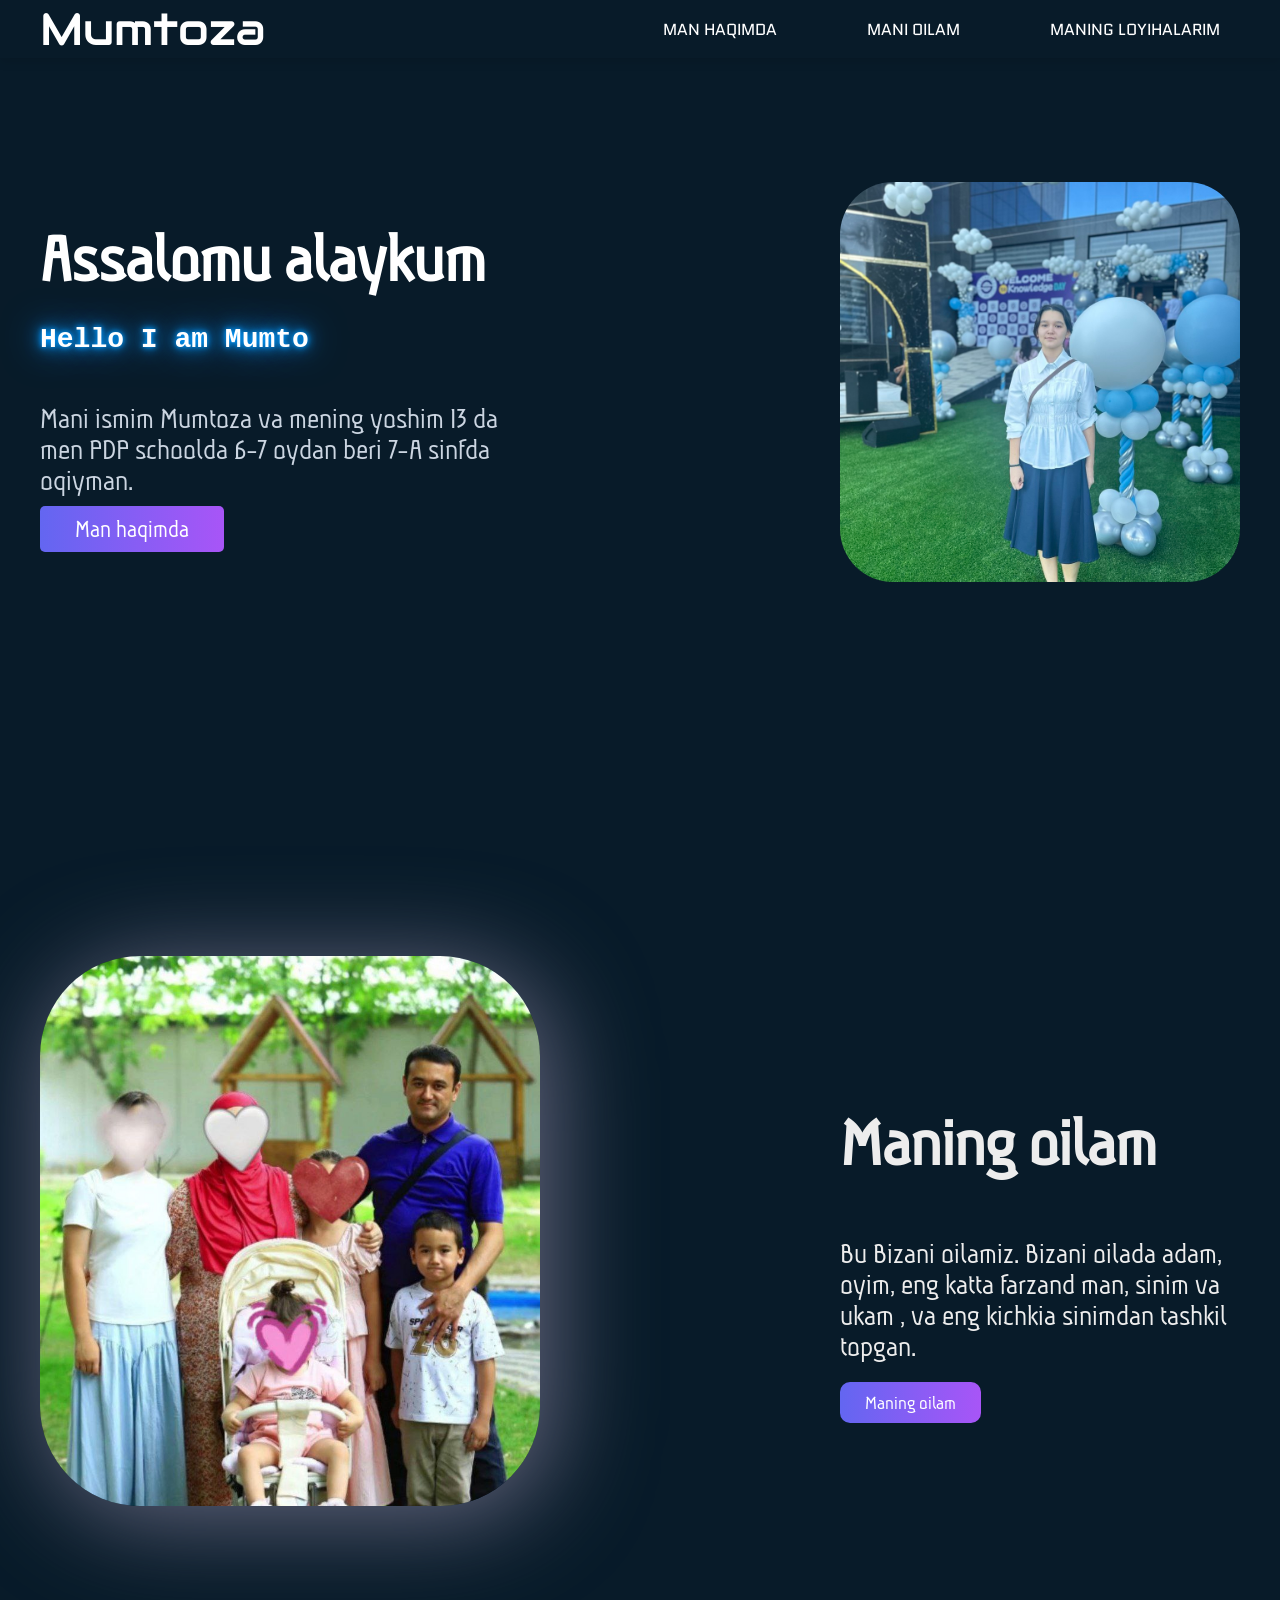
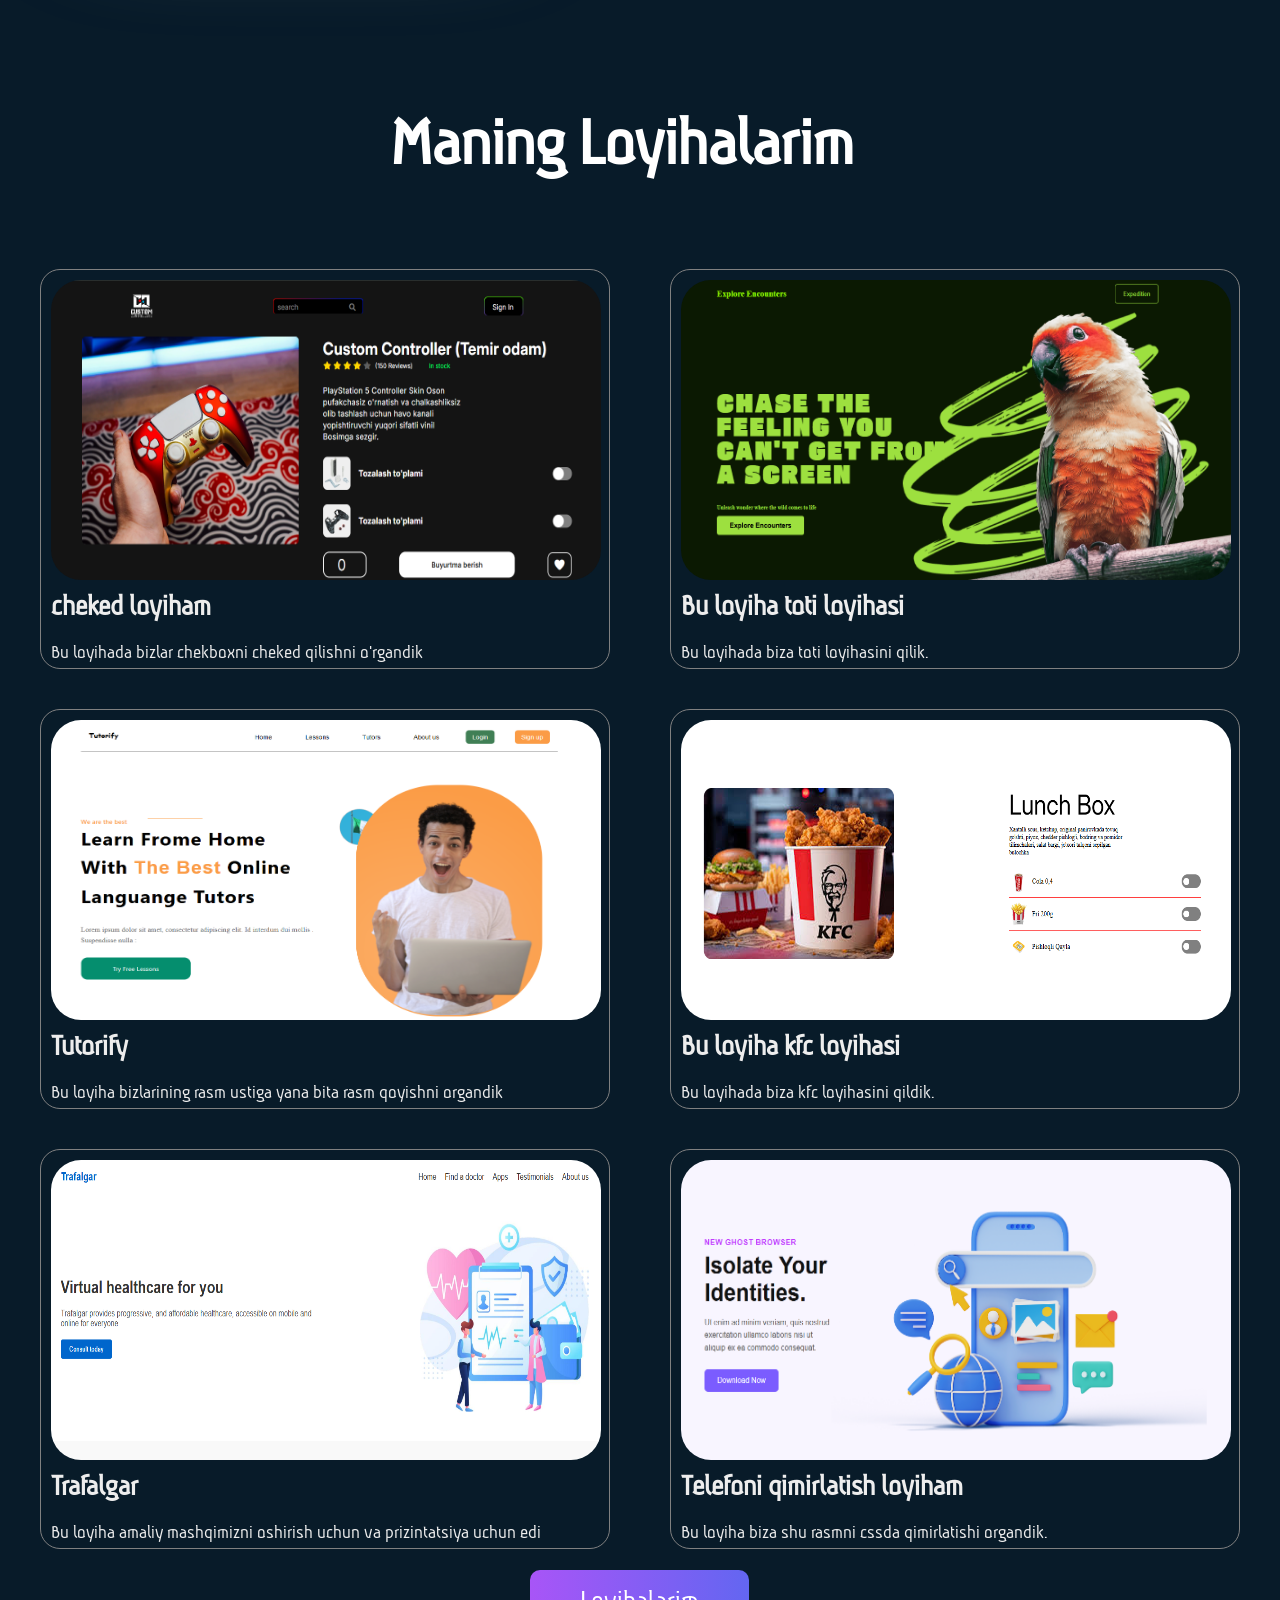
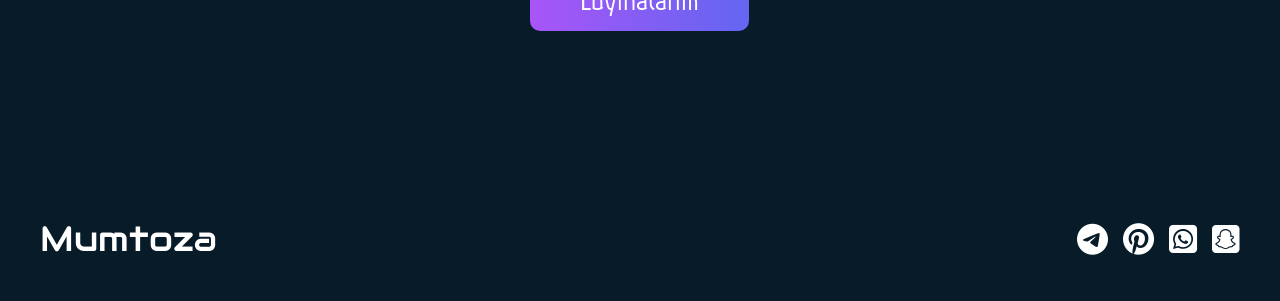
<file: index.html>
<!DOCTYPE html>
<html lang="en">
<head>
  <meta charset="UTF-8">
  <meta name="viewport" content="width=device-width, initial-scale=1.0">
  <title>My portfolio</title>

  <link rel="preconnect" href="https://fonts.googleapis.com">
  <link rel="preconnect" href="https://fonts.gstatic.com" crossorigin>

  <link href="https://fonts.googleapis.com/css2?family=Amarante&family=Aubrey&family=Audiowide&family=Quantico:ital,wght@0,400;0,700;1,400;1,700&display=swap" rel="stylesheet">

  <link rel="stylesheet" href="https://cdnjs.cloudflare.com/ajax/libs/font-awesome/6.7.2/css/all.min.css">

  <link href="https://unpkg.com/aos@2.3.4/dist/aos.css" rel="stylesheet">

  <link rel="stylesheet" href="./style.css">
</head>

<body>

  <div id="loader">
  <h2>Loading...</h2>
</div>

<main>

<section class="hero">

<header class="header">
<div class="container">

<div class="header-box">

<a class='logo' href='/' data-aos="fade-right">Mumtoza</a>

<nav class="navbar">
<ul class="navbar-list" data-aos="fade-left">

<li class="navbar-item">
<a class="navbar-link" href="#aboutme">
MAN HAQIMDA
</a>
</li>

<li class="navbar-item">
<a class="navbar-link" href="#family">
MANI OILAM
</a>
</li>

<li class="navbar-item">
<a class="navbar-link" href="#myprojects">
MANING LOYIHALARIM
</a>
</li>

</ul>
</nav>

</div>
</div>
</header>



<section class="hero-two" id="aboutme">

<div class="container">

<div class="box-two">

<div class="box-child" data-aos="fade-up">

<h1 class="hsize">
Assalomu alaykum
</h1>

  <h1 class="hacker-text" id="typing"></h1>


<p class="intro-about-myself">
Mani ismim Mumtoza va mening yoshim 13 da men  PDP schoolda 6-7 oydan beri 7-A sinfda oqiyman.
</p>

<a class='more-bout-me' href='./aboutme.html'>Man haqimda</a>

</div>

<img class="myself"
src="./src/myselfinfrontapt.jpg"
width="350"
height="420"
data-aos="zoom-in">

</div>
</div>
</section>

</section>

<section class="hero-three" id="family">

<div class="container">

<div class="box-three">

<img class="myfam" src="./src/family.png"
 width="500"
 height="550" 
 data-aos="fade-right">

<div class="box-child-two" data-aos="fade-left">

<h2 class="hsize-two">
Maning oilam
</h2>

<p class="intro-about-myfam">
Bu Bizani oilamiz. Bizani oilada adam, oyim, eng katta farzand man, sinim va ukam , va eng kichkia sinimdan tashkil topgan.
</p>

<a class='more-bout-myfam' href='./familiy.html'>Maning oilam</a>

</div>

</div>

</div>

</section>

<section class="hero-four" id="myprojects">

<div class="container">

<div class="box-four">

<h3 class="hsize-three" data-aos="fade-up">
Maning Loyihalarim 
</h3>

<ul class="list">

<div class="card" data-aos="zoom-in">
<img class="project-pic" src="./src/firsprojekt.png" width="550" height="300">
<strong class="strong">cheked loyiham</strong>
<p class="gray-text">Bu loyihada bizlar chekboxni cheked qilishni o'rgandik</p>
</div>

<div class="card" data-aos="zoom-in">
<img class="project-pic" src="./src/sekondproject.png" width="550" height="300">
<strong class="strong">Bu loyiha toti loyihasi</strong>
<p class="gray-text">Bu loyihada biza toti loyihasini qilik.</p>
</div>

<div class="card" data-aos="zoom-in"> 
<img class="project-pic" src="./src/thirdproject.png" width="550" height="300">
<strong class="strong">Tutorify</strong>
<p class="gray-text">Bu loyiha bizlarining rasm ustiga yana bita rasm qoyishni organdik</p>
</div>

<div class="card" data-aos="zoom-in">
<img class="project-pic" src="./src/fourproject.png" width="550" height="300">
<strong class="strong">Bu loyiha kfc loyihasi</strong>
<p class="gray-text">Bu loyihada biza kfc loyihasini qildik.</p>
</div>

<div class="card" data-aos="zoom-in">
<img class="project-pic" src="./src/5project.png" width="550" height="300">
<strong class="strong">Trafalgar</strong>
<p class="gray-text">Bu loyiha amaliy mashqimizni oshirish uchun va prizintatsiya uchun edi</p>
</div>

<div class="card" data-aos="zoom-in">
<img class="project-pic" src="./src/6project.png" width="550" height="300">
<strong class="strong">Telefoni qimirlatish loyiham</strong>
<p class="gray-text">Bu loyiha biza shu rasmni cssda qimirlatishi organdik.</p>
</div>

</ul>

<a class='more-bout-my-projects' href='./myproject.html' data-aos="fade-up">
Loyihalarim
</a>

</div>

</div>

</section>

</main>

<footer class="site-footer">

<div class="container">

<div class="footer-box" data-aos="fade-up">

<div class="footer-top-box">

<a class="footer-logo" href="">Mumtoza</a>

<ul class="footer-list">

<li class="footer-item">
<a class="footer-link" href="#">
<i class="fa-brands fa-telegram fa-2x"></i>
</a>
</li>

<li class="footer-item">
<a class="footer-link" href="#">
<i class="fa-brands fa-pinterest fa-2x"></i>
</a>
</li>

<li class="footer-item">
<a class="footer-link" href="#">
<i class="fa-brands fa-square-whatsapp fa-2x"></i>
</a>
</li>

<li class="footer-item">
<a class="footer-link" href="#">
<i class="fa-brands fa-square-snapchat fa-2x"></i>
</a>
</li>

</ul>

</div>

</div>

</div>

</footer>

<script src="https://unpkg.com/aos@2.3.4/dist/aos.js"></script>

<script>
AOS.init({
duration:1200,
once:true
});
</script>

<script src="./script.js"></script>

</body>
</html>
</file>
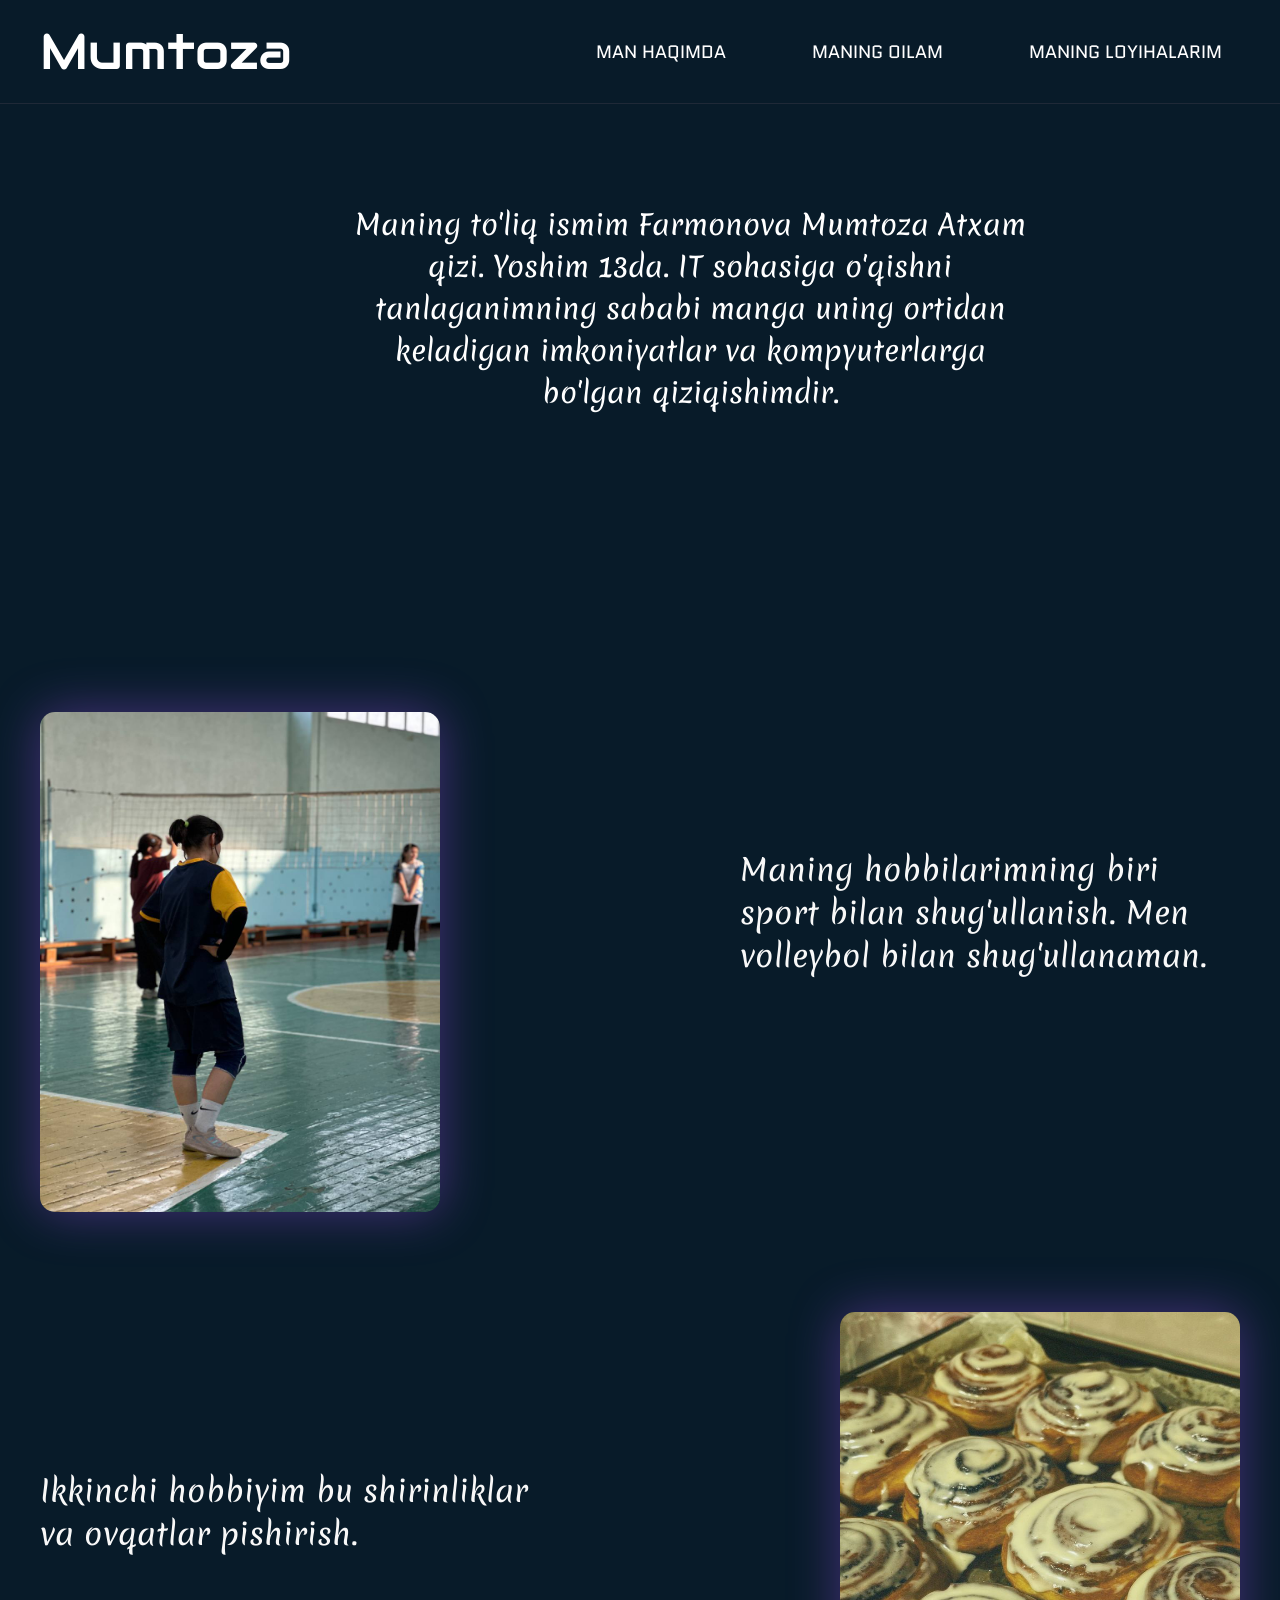
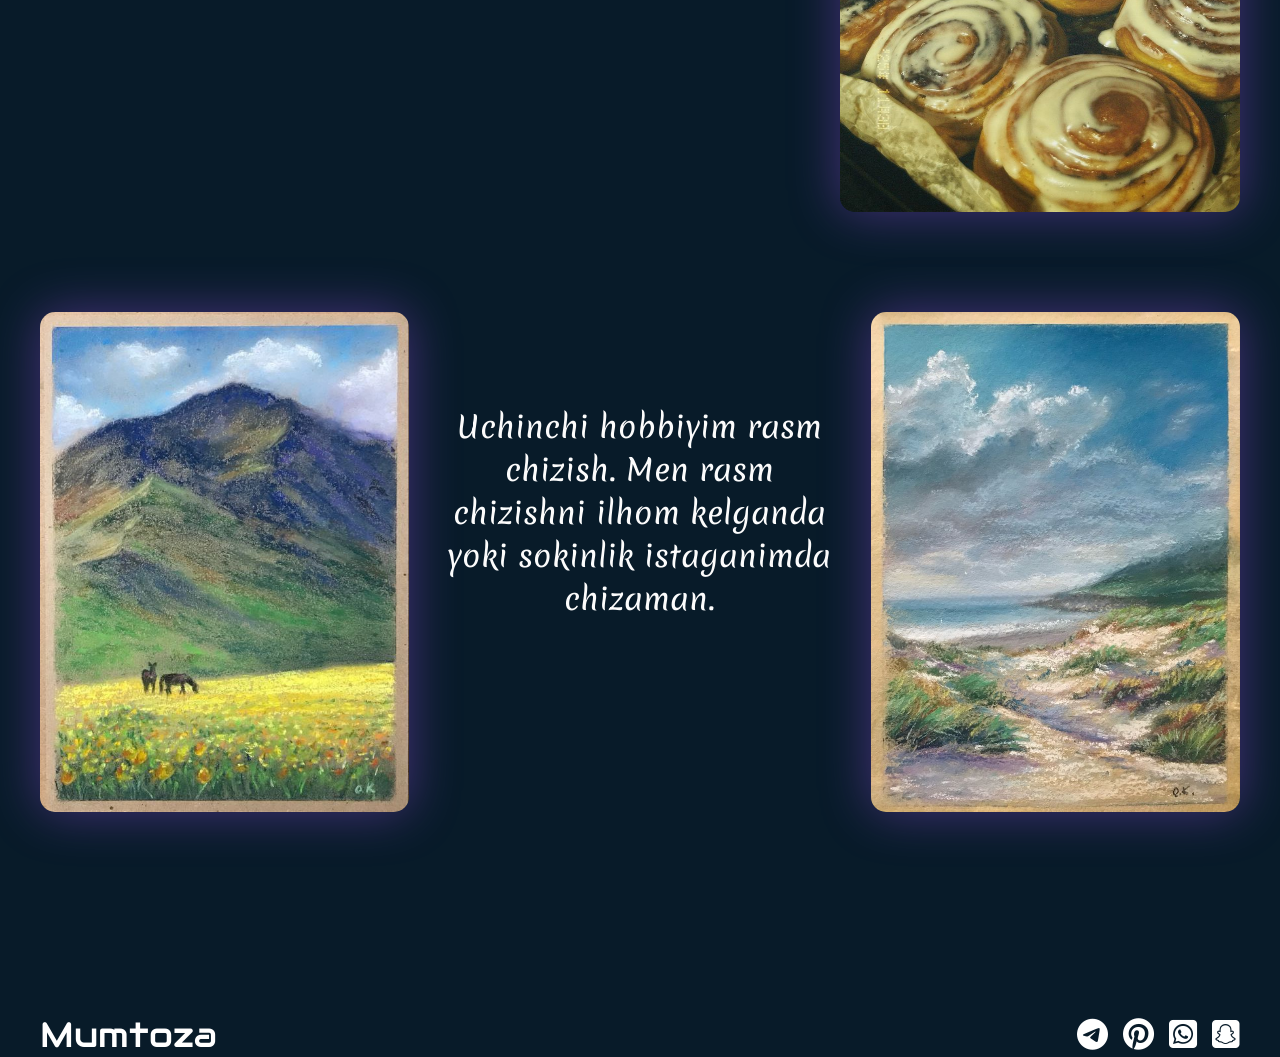
<file: aboutme.html>
<!DOCTYPE html>
<html lang="en">
<head>
<meta charset="UTF-8">
<meta name="viewport" content="width=device-width, initial-scale=1.0">
<title>Myself</title>

<link rel="preconnect" href="https://fonts.googleapis.com">
<link rel="preconnect" href="https://fonts.gstatic.com" crossorigin>

<link href="https://fonts.googleapis.com/css2?family=Audiowide&family=Merienda:wght@300..900&family=Quantico:wght@400;700&display=swap" rel="stylesheet">

<link rel="stylesheet" href="https://cdnjs.cloudflare.com/ajax/libs/font-awesome/6.7.2/css/all.min.css">

<link rel="stylesheet" href="https://cdnjs.cloudflare.com/ajax/libs/animate.css/4.1.1/animate.min.css">

<!-- AOS -->
<link href="https://unpkg.com/aos@2.3.4/dist/aos.css" rel="stylesheet">

<link rel="stylesheet" href="./aboutme.css">
</head>

<body>

<main>

<section class="section-one">

<header class="header">
<div class="container">
<div class="header-box">

<a class="logo animate__animated animate__fadeInLeft" href="/" data-aos="fade-right">
Mumtoza
</a>

<nav class="navbar">
<ul class="navbar-list animate__animated animate__fadeInRight" data-aos="fade-left">

<li class="navbar-item">
<a class="navbar-link" href="./index.html">MAN HAQIMDA</a>
</li>

<li class="navbar-item">
<a class="navbar-link" href="./familiy.html">MANING OILAM</a>
</li>

<li class="navbar-item">
<a class="navbar-link" href="./myproject.html">MANING LOYIHALARIM</a>
</li>

</ul>
</nav>

</div>
</div>
</header>


<section class="section-two">
<div class="container">

<div class="box-one" data-aos="fade-up">

<div class="bout-me-div">

<p class="bout-me">
Maning to'liq ismim Farmonova Mumtoza Atxam qizi. Yoshim 13da. IT sohasiga o'qishni tanlaganimning sababi manga uning ortidan keladigan imkoniyatlar va kompyuterlarga bo'lgan qiziqishimdir.
</p>

</div>

</div>

</div>
</section>

</section>


<section class="section-three">

<div class="container">

<div class="box-two">


<div class="my-hobby" data-aos="fade-right">

<img src="./src/voleybolll.jpg" width="400" height="500">

<div class="desc-of-me-hobby-div">

<p class="desc-of-me-hobby-text">
Maning hobbilarimning biri sport bilan shug'ullanish. Men volleybol bilan shug'ullanaman.
</p>

</div>

</div>



<div class="my-hobby" data-aos="fade-left">

<div class="desc-of-me-hobby-div">

<p class="desc-of-me-hobby-text">
Ikkinchi hobbiyim bu shirinliklar va ovqatlar pishirish.
</p>

</div>

<img src="./src/cinnamarol.png" width="400" height="500">

</div>



<div class="my-hobby" data-aos="zoom-in">

<img src="./src/picture1.png" width="400" height="500">

<div class="desc-of-me-hobby-div">

<p class="desc-of-me-hobby-text-other">
Uchinchi hobbiyim rasm chizish. Men rasm chizishni ilhom kelganda yoki sokinlik istaganimda chizaman.
</p>

</div>

<img src="./src/pictures2.png" width="400" height="500">

</div>


</div>

</div>

</section>

</main>



<footer class="site-footer">

<div class="container">

<div class="footer-box" data-aos="fade-up">

<div class="footer-top-box">

<a class="footer-logo">Mumtoza</a>

<ul class="footer-list">

<li class="footer-item">
<a class="footer-link"><i class="fa-brands fa-telegram fa-2x"></i></a>
</li>

<li class="footer-item">
<a class="footer-link"><i class="fa-brands fa-pinterest fa-2x"></i></a>
</li>

<li class="footer-item">
<a class="footer-link"><i class="fa-brands fa-square-whatsapp fa-2x"></i></a>
</li>

<li class="footer-item">
<a class="footer-link"><i class="fa-brands fa-square-snapchat fa-2x"></i></a>
</li>

</ul>

</div>

</div>

</div>

</footer>


<script src="https://unpkg.com/aos@2.3.4/dist/aos.js"></script>

<script>
AOS.init({
duration:1200,
once:true
});
</script>

</body>
</html>
</file>
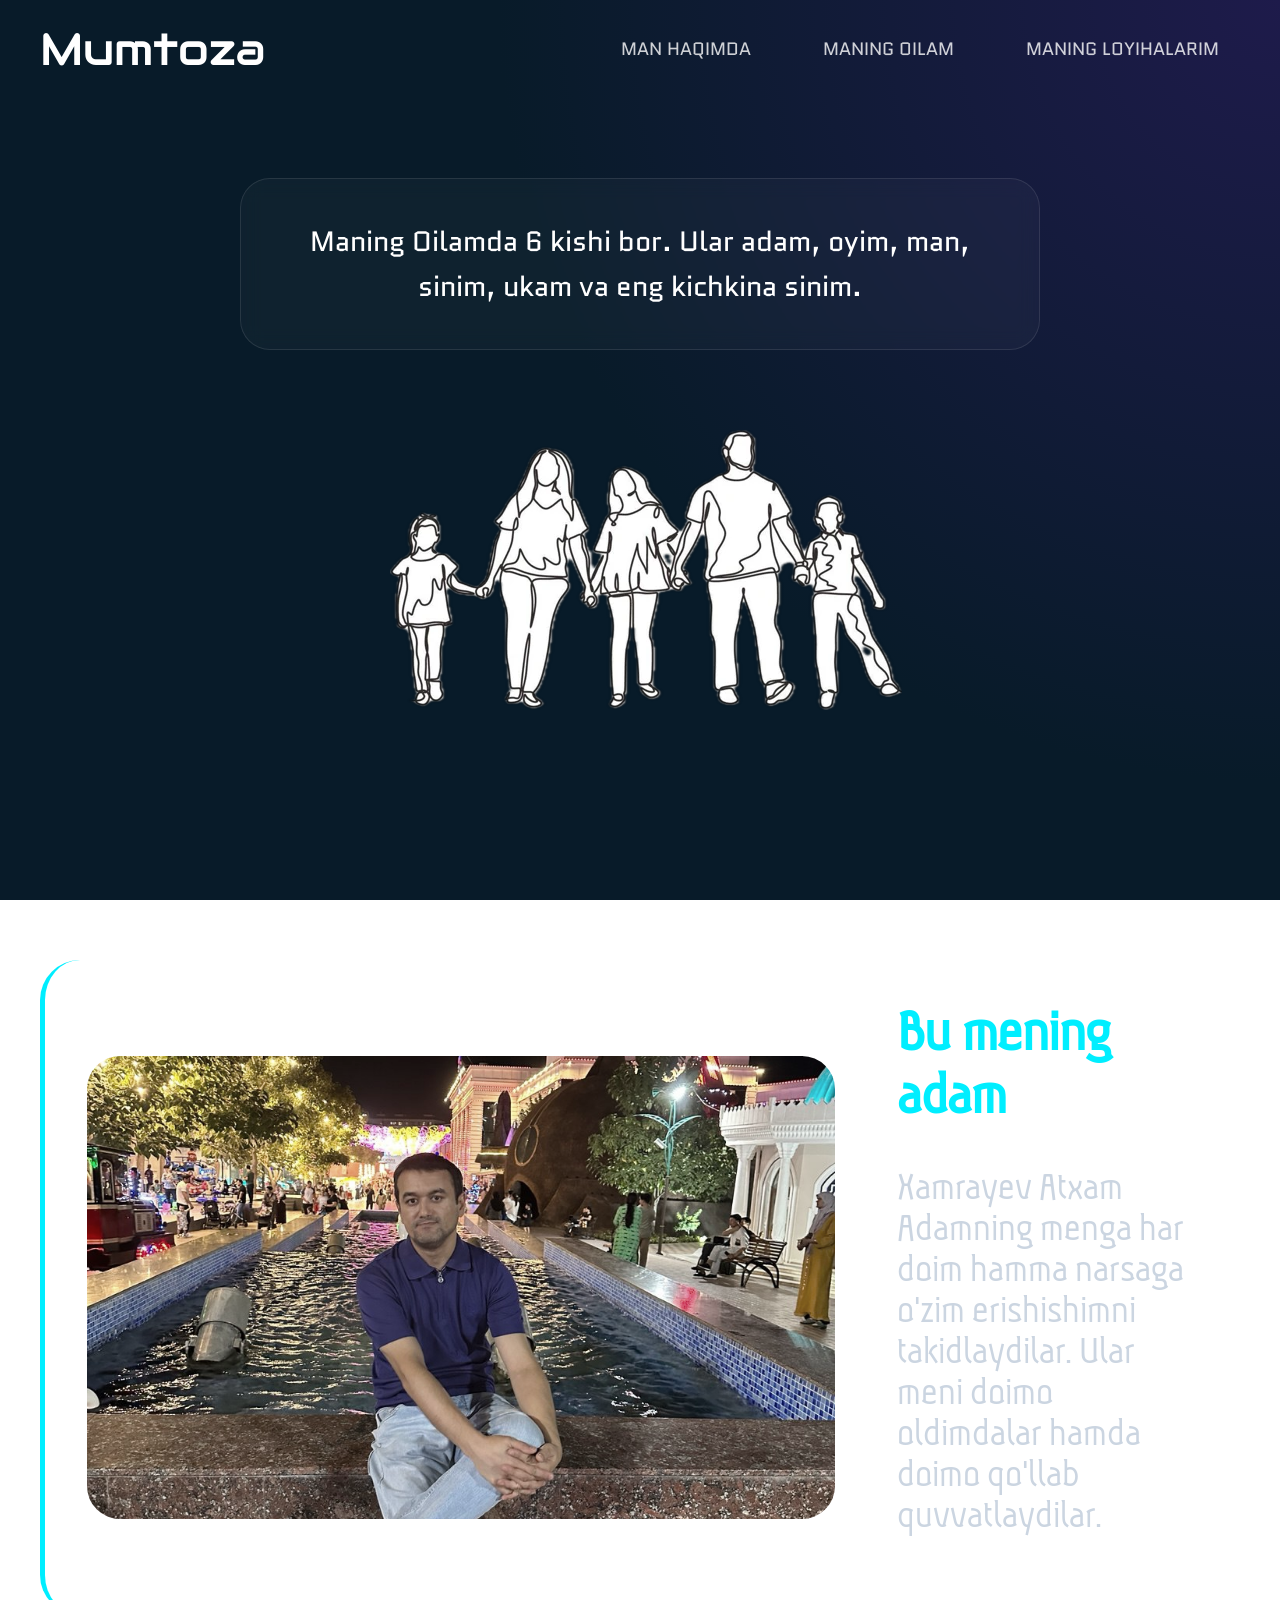
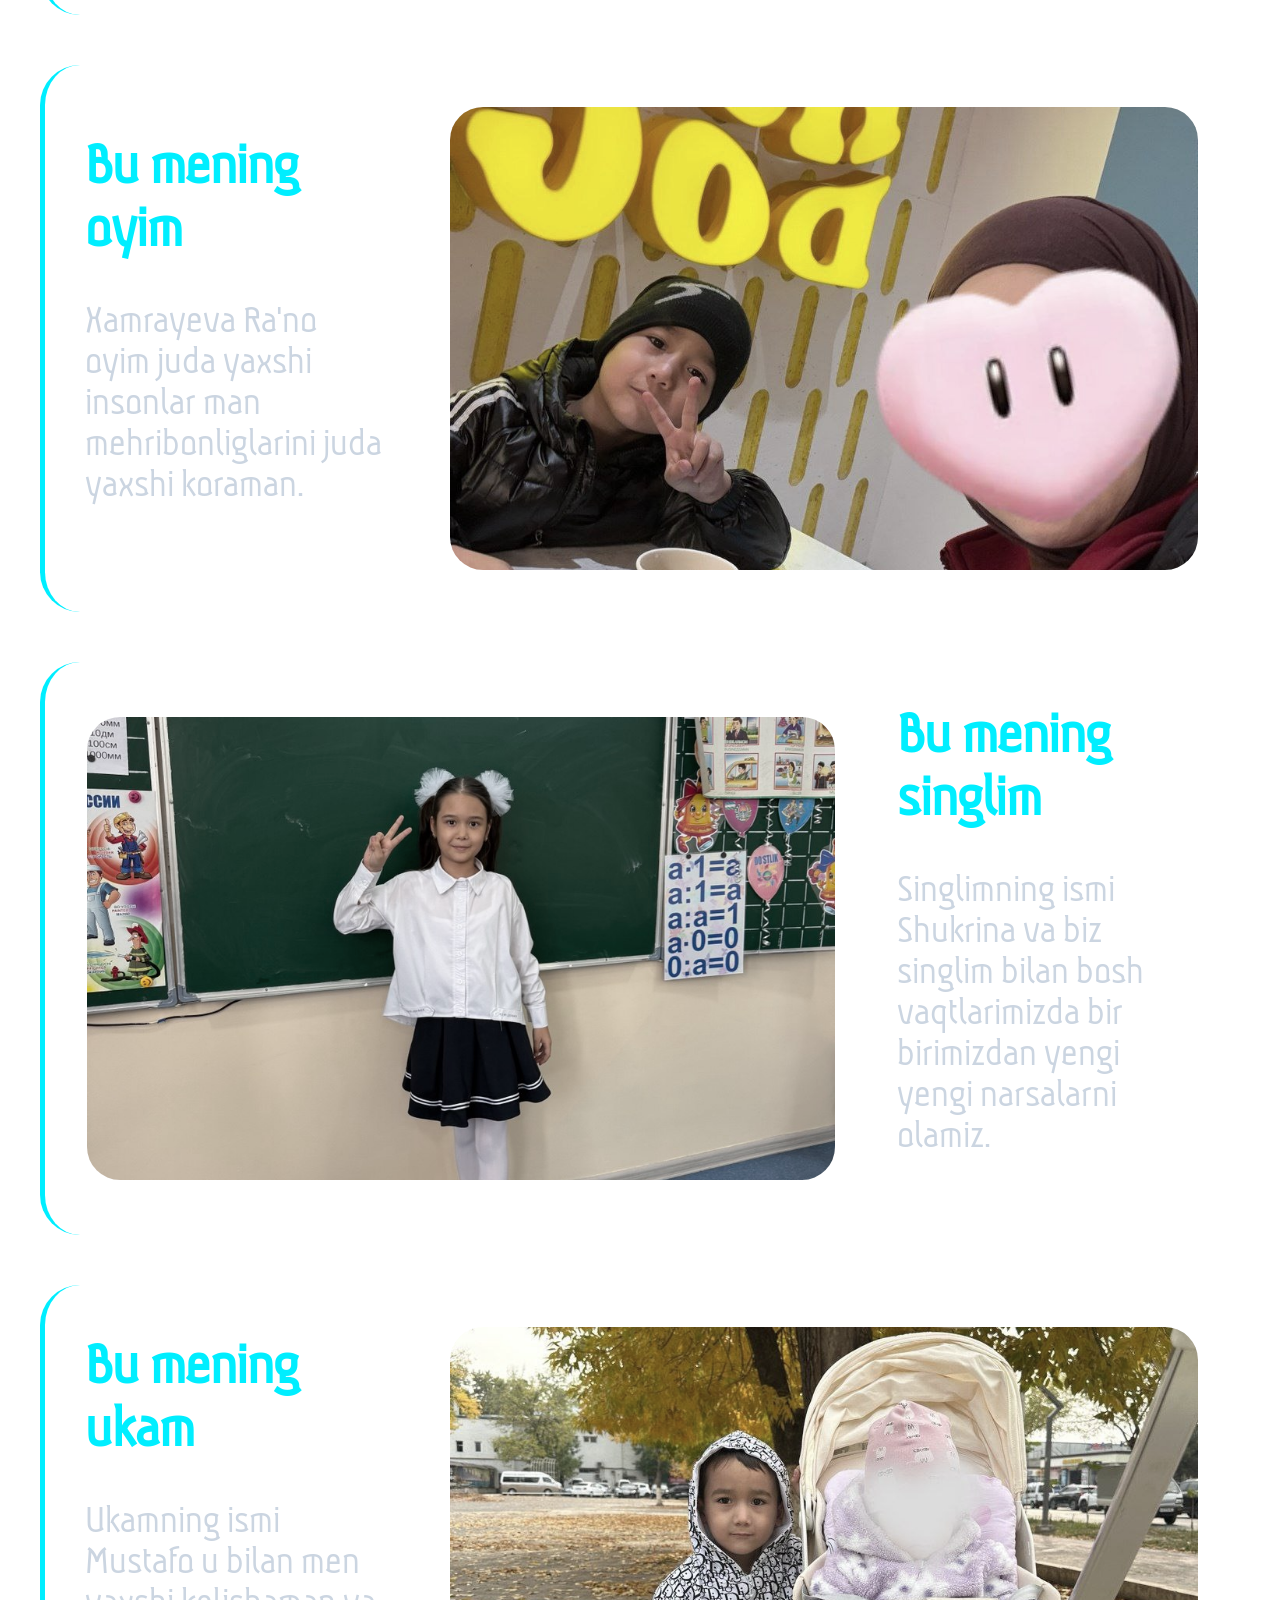
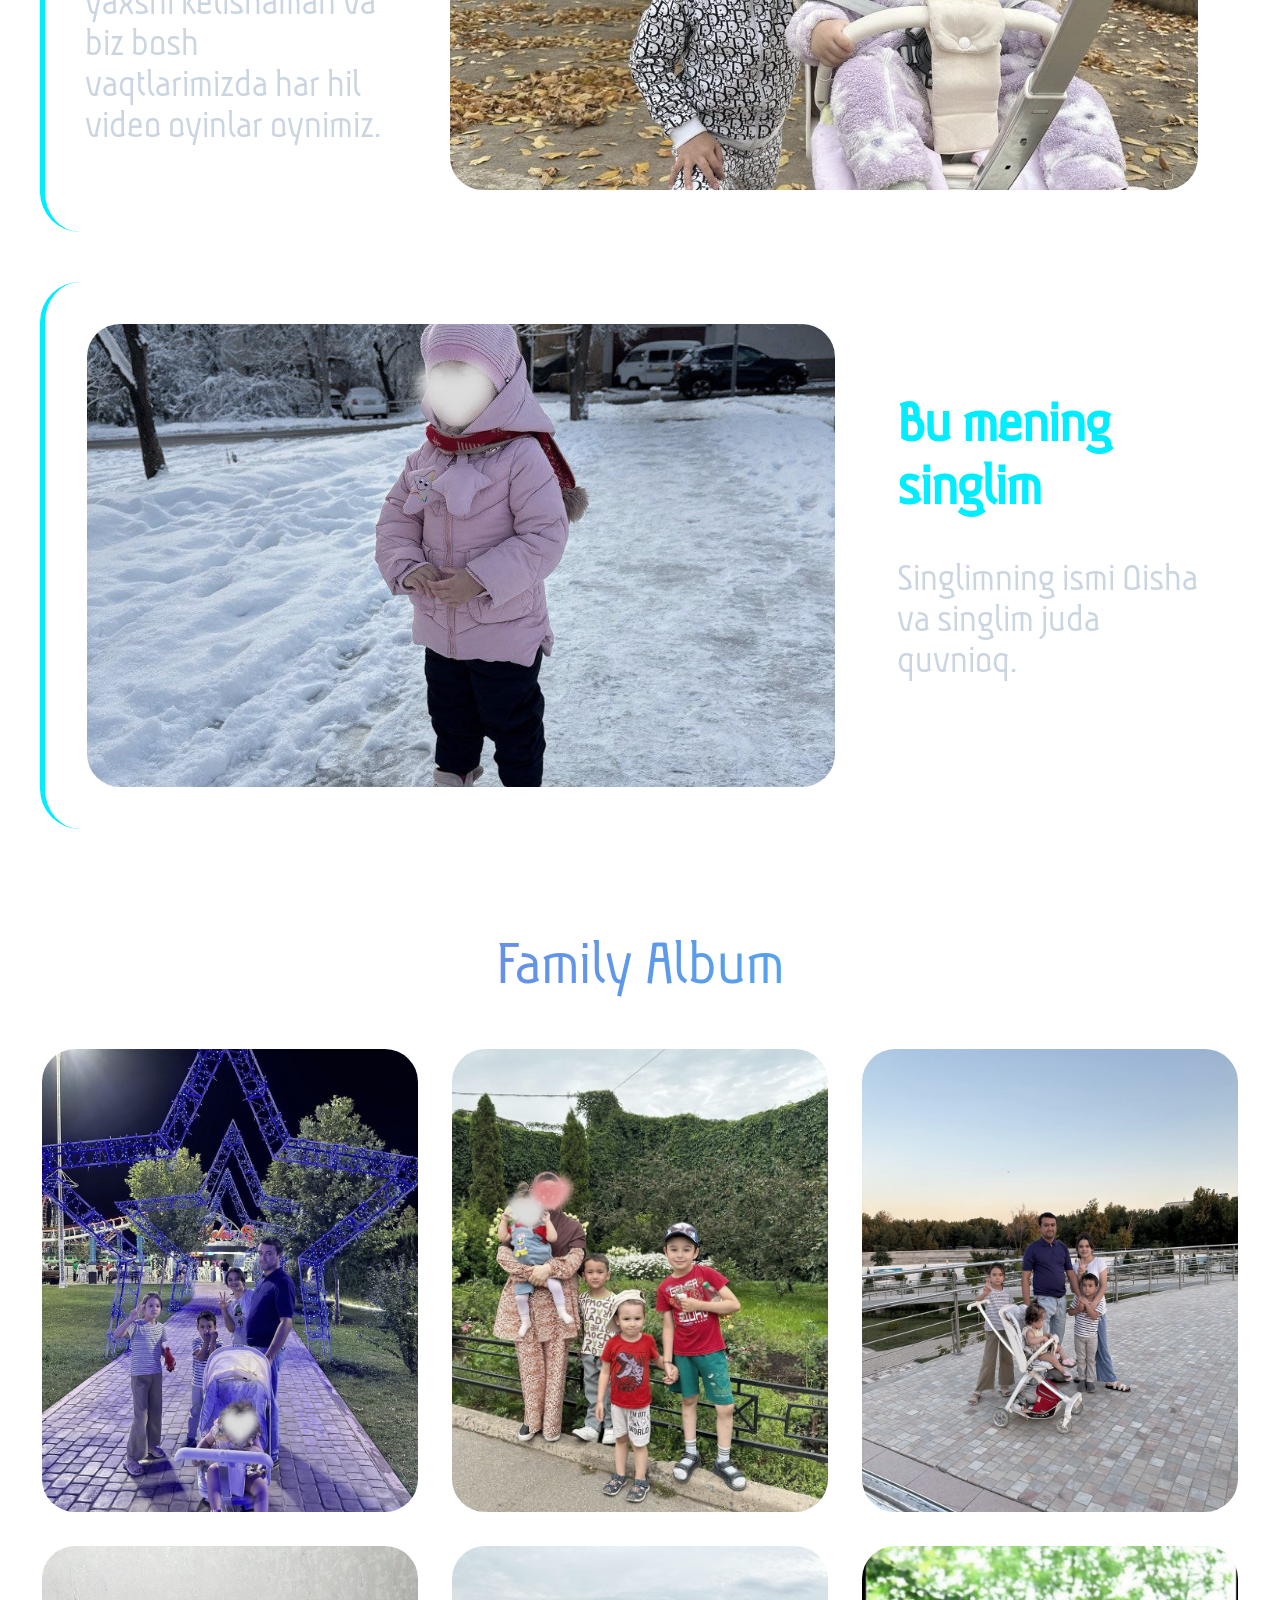
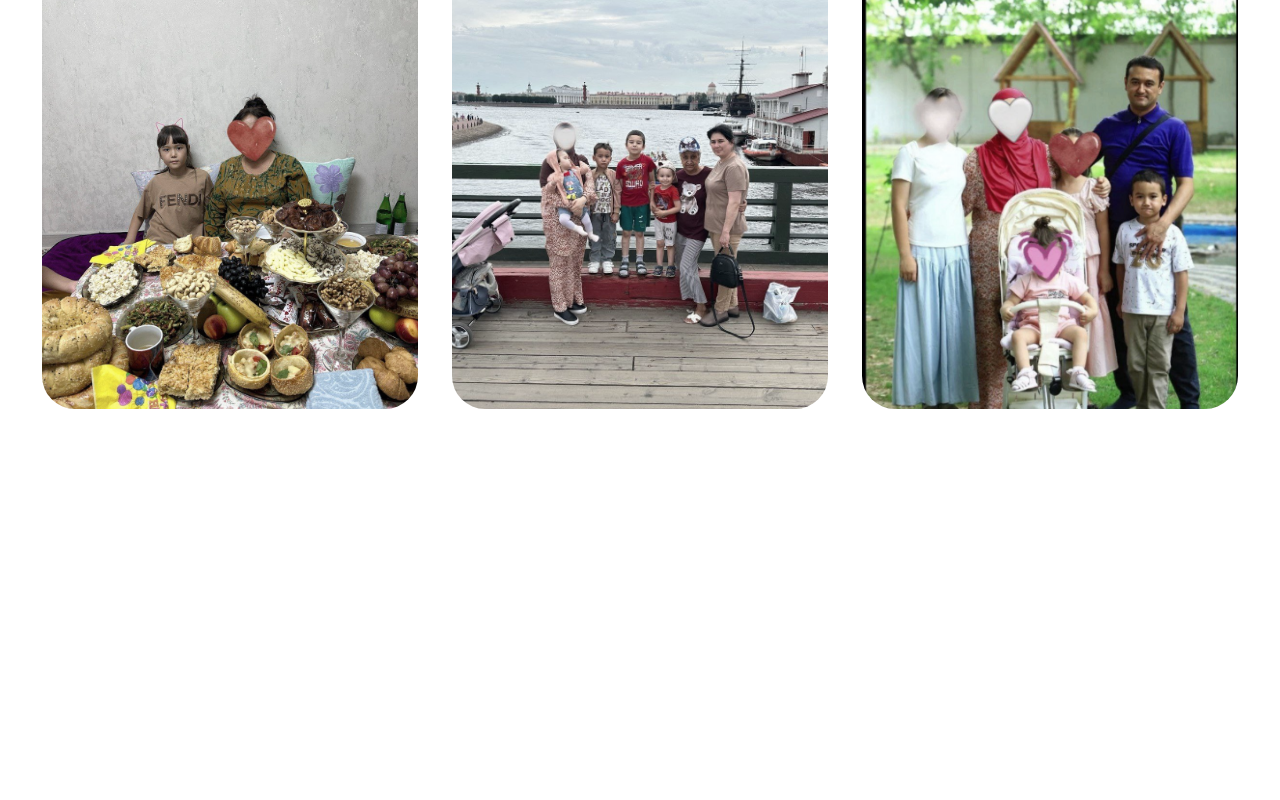
<file: familiy.html>
<!DOCTYPE html>
<html lang="en">
<head>
<meta charset="UTF-8">
<meta name="viewport" content="width=device-width, initial-scale=1.0">
<title>My family</title>

<link rel="stylesheet" href="https://cdnjs.cloudflare.com/ajax/libs/font-awesome/6.7.2/css/all.min.css">

<link rel="preconnect" href="https://fonts.googleapis.com">
<link href="https://fonts.googleapis.com/css2?family=Audiowide&display=swap" rel="stylesheet">
<link href="https://fonts.googleapis.com/css2?family=Quantico:wght@400;700&display=swap" rel="stylesheet">
<link href="https://fonts.googleapis.com/css2?family=Aubrey&display=swap" rel="stylesheet">

<link rel="stylesheet" href="https://cdnjs.cloudflare.com/ajax/libs/animate.css/4.1.1/animate.min.css">

<!-- aos -->
<link href="https://unpkg.com/aos@2.3.4/dist/aos.css" rel="stylesheet">

<link rel="stylesheet" href="./familiy.css">
</head>

<body>

<main>

<section class="section">

<header class="header">
<div class="container">
<div class="header-box">

<a class="logo animate__animated animate__fadeInLeft" href="/" data-aos="fade-right">
Mumtoza
</a>

<nav class="navbar">
<ul class="navbar-list animate__animated animate__fadeInRight" data-aos="fade-left">

<li class="navbar-item">
<a class="navbar-link" href="./aboutme.html">MAN HAQIMDA</a>
</li>

<li class="navbar-item">
<a class="navbar-link" href="./familiy.html">MANING OILAM</a>
</li>

<li class="navbar-item">
<a class="navbar-link" href="./myproject.html">MANING LOYIHALARIM</a>
</li>

</ul>
</nav>

</div>
</div>
</header>


<section class="section-two">
<div class="container">
<div class="box-one" data-aos="fade-up">

<p class="myfam-info">
Maning Oilamda 6 kishi bor. Ular adam, oyim, man, sinim, ukam va eng kichkina sinim.
</p>

<img class="family-sticker" src="./src/familys.png" data-aos="zoom-in">

</div>
</div>
</section>

</section>


<section class="section-three">
<div class="container">
<div class="box">


<div class="family-member-card" data-aos="fade-right">
<img class="fam-pic" src="./src/dadd.png" width="390" height="510">

<div class="family-member-desc">
<strong class="strong">Bu mening adam</strong>

<p class="description">
 Xamrayev Atxam <br>Adamning menga har doim hamma narsaga o'zim erishishimni takidlaydilar.
 Ular meni doimo oldimdalar hamda doimo qo'llab quvvatlaydilar. 

</p>
</div>
</div>



<div class="family-member-card" data-aos="fade-left">

<div class="family-member-desc">
<strong class="strong">Bu mening oyim</strong>

<p class="description">
 Xamrayeva Ra'no <br>
  oyim juda yaxshi insonlar man mehribonliglarini juda yaxshi koraman.
</p>
</div>

<img class="fam-pic" src="./src/mom.png" width="350" height="500">

</div>


<div class="family-member-card" data-aos="zoom-in">

<img class="fam-pic" src="./src/mysister.png" width="400" height="510">

<div class="family-member-desc">
<strong class="strong">Bu mening singlim</strong>

<p class="description">
Singlimning ismi Shukrina va biz singlim bilan bosh vaqtlarimizda bir birimizdan yengi yengi narsalarni olamiz.
</p>
</div>

</div>


<div class="family-member-card" data-aos="flip-left">

<div class="family-member-desc">
<strong class="strong">Bu mening ukam</strong>

<p class="description">
Ukamning ismi Mustafo u bilan men yaxshi kelishaman va biz bosh vaqtlarimizda har hil video oyinlar oynimiz.
</p>
</div>

<img class="fam-pic" src="./src/mybrother.png" width="400" height="510">

</div>


<div class="family-member-card" data-aos="zoom-in-up">

<img class="fam-pic" src="./src/mysister2.png" width="400" height="510">

<div class="family-member-desc">
<strong class="strong">Bu mening singlim</strong>

<p class="description">
Singlimning ismi Oisha va singlim juda quvnioq.
</p>
</div>

</div>

</div>
</div>
</section>


<section class="section-four">
<div class="container">
<div class="box-two">

<p class="album-text" data-aos="fade-up">Family Album</p>

<ul class="photo-list">

<img class="fam-pic family-album" src="./src/memories.png" width="300" height="400" data-aos="zoom-in">

<img class="fam-pic family-album" src="./src/memories2.png" width="355" height="400" data-aos="zoom-in">

<img class="fam-pic family-album" src="./src/memories3.png" width="300" height="400" data-aos="zoom-in">

<img class="fam-pic family-album" src="./src/memories4.png" width="300" height="400" data-aos="zoom-in">

<img class="fam-pic family-album" src="./src/memories5.png" width="320" height="400" data-aos="zoom-in">

<img class="fam-pic family-album" src="./src/MEMORIES6.png" width="300" height="400" data-aos="zoom-in">

</ul>

</div>
</div>
</section>

</main>


<footer class="site-footer">

<div class="container">

<div class="footer-box" data-aos="fade-up">

<div class="footer-top-box">

<a class="footer-logo">Mumtoza</a>

<ul class="footer-list">

<li class="footer-item">
<a class="footer-link"><i class="fa-brands fa-telegram fa-2x"></i></a>
</li>

<li class="footer-item">
<a class="footer-link"><i class="fa-brands fa-pinterest fa-2x"></i></a>
</li>

<li class="footer-item">
<a class="footer-link"><i class="fa-brands fa-square-whatsapp fa-2x"></i></a>
</li>

<li class="footer-item">
<a class="footer-link"><i class="fa-brands fa-square-snapchat fa-2x"></i></a>
</li>

</ul>

</div>

</div>

</div>

</footer>


<script src="https://unpkg.com/aos@2.3.4/dist/aos.js"></script>

<script>
AOS.init({
duration:1200,
once:true
});
</script>

</body>
</html>
</file>
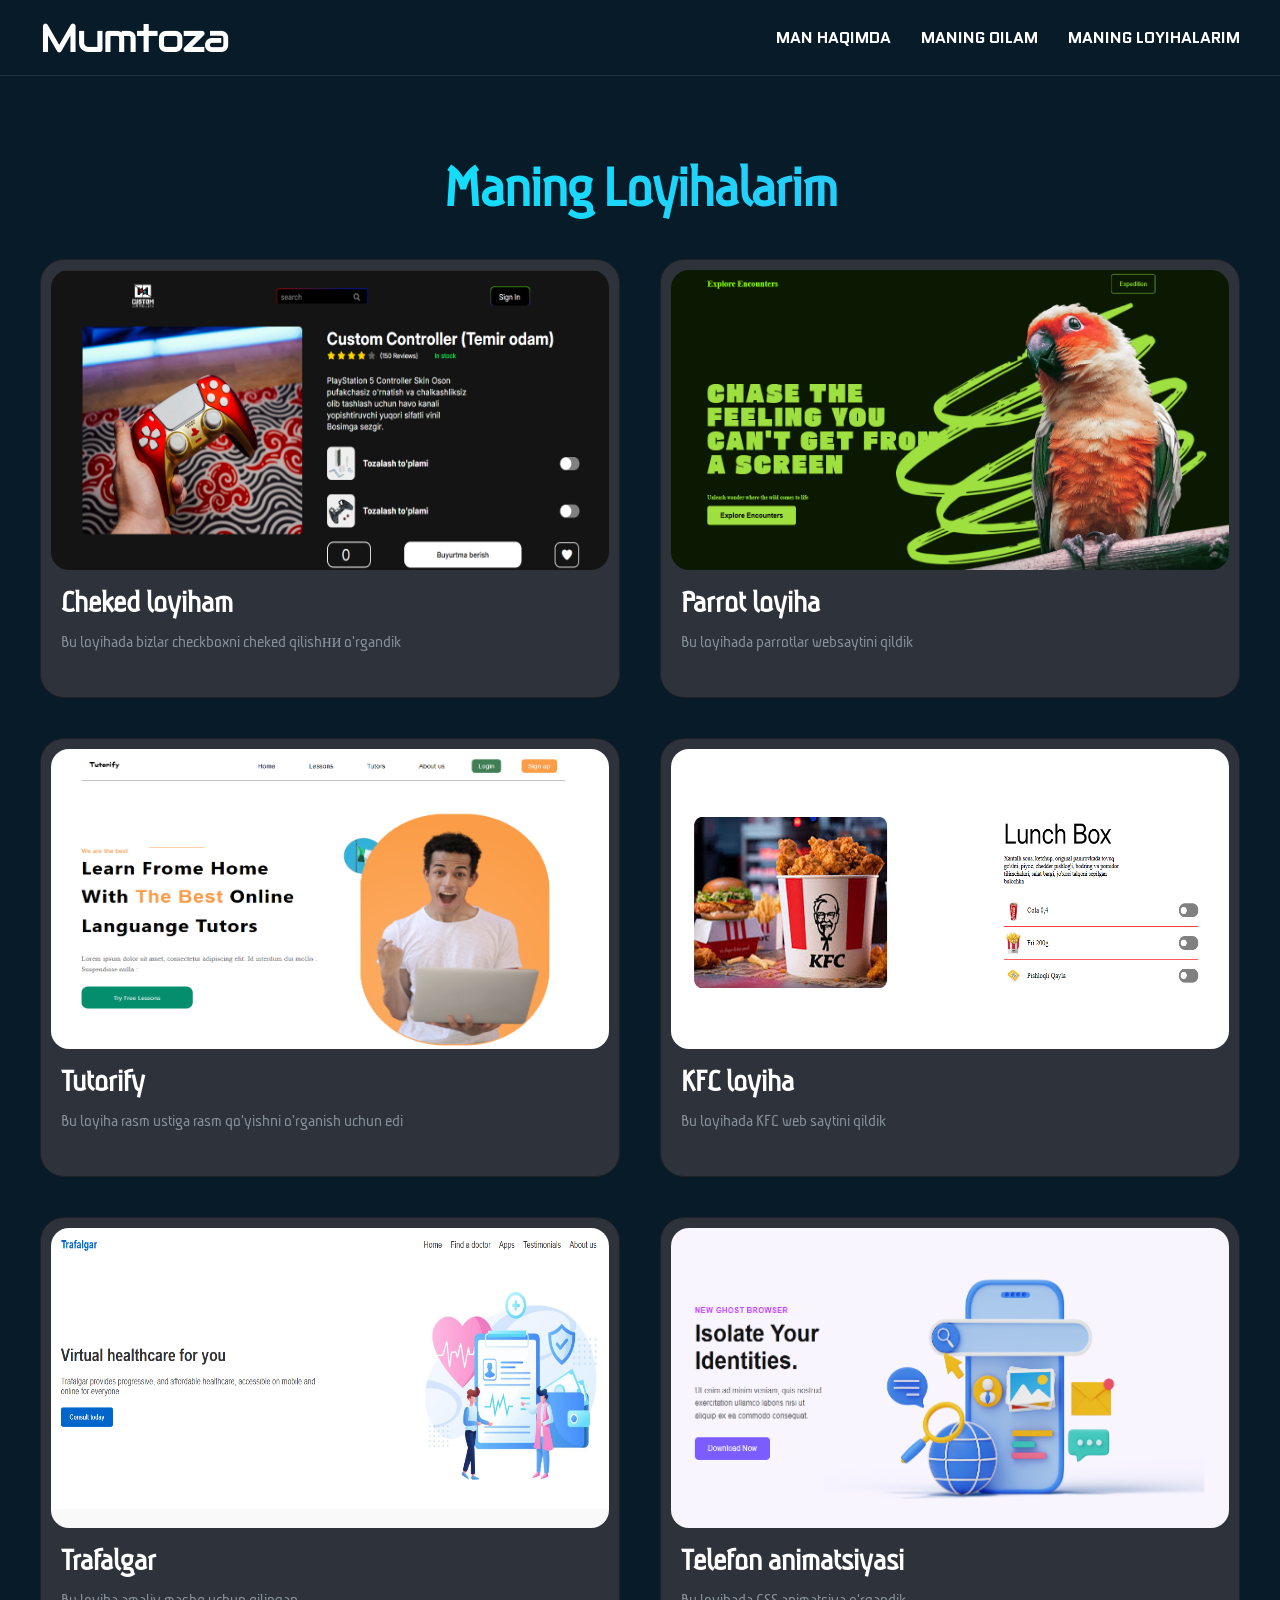
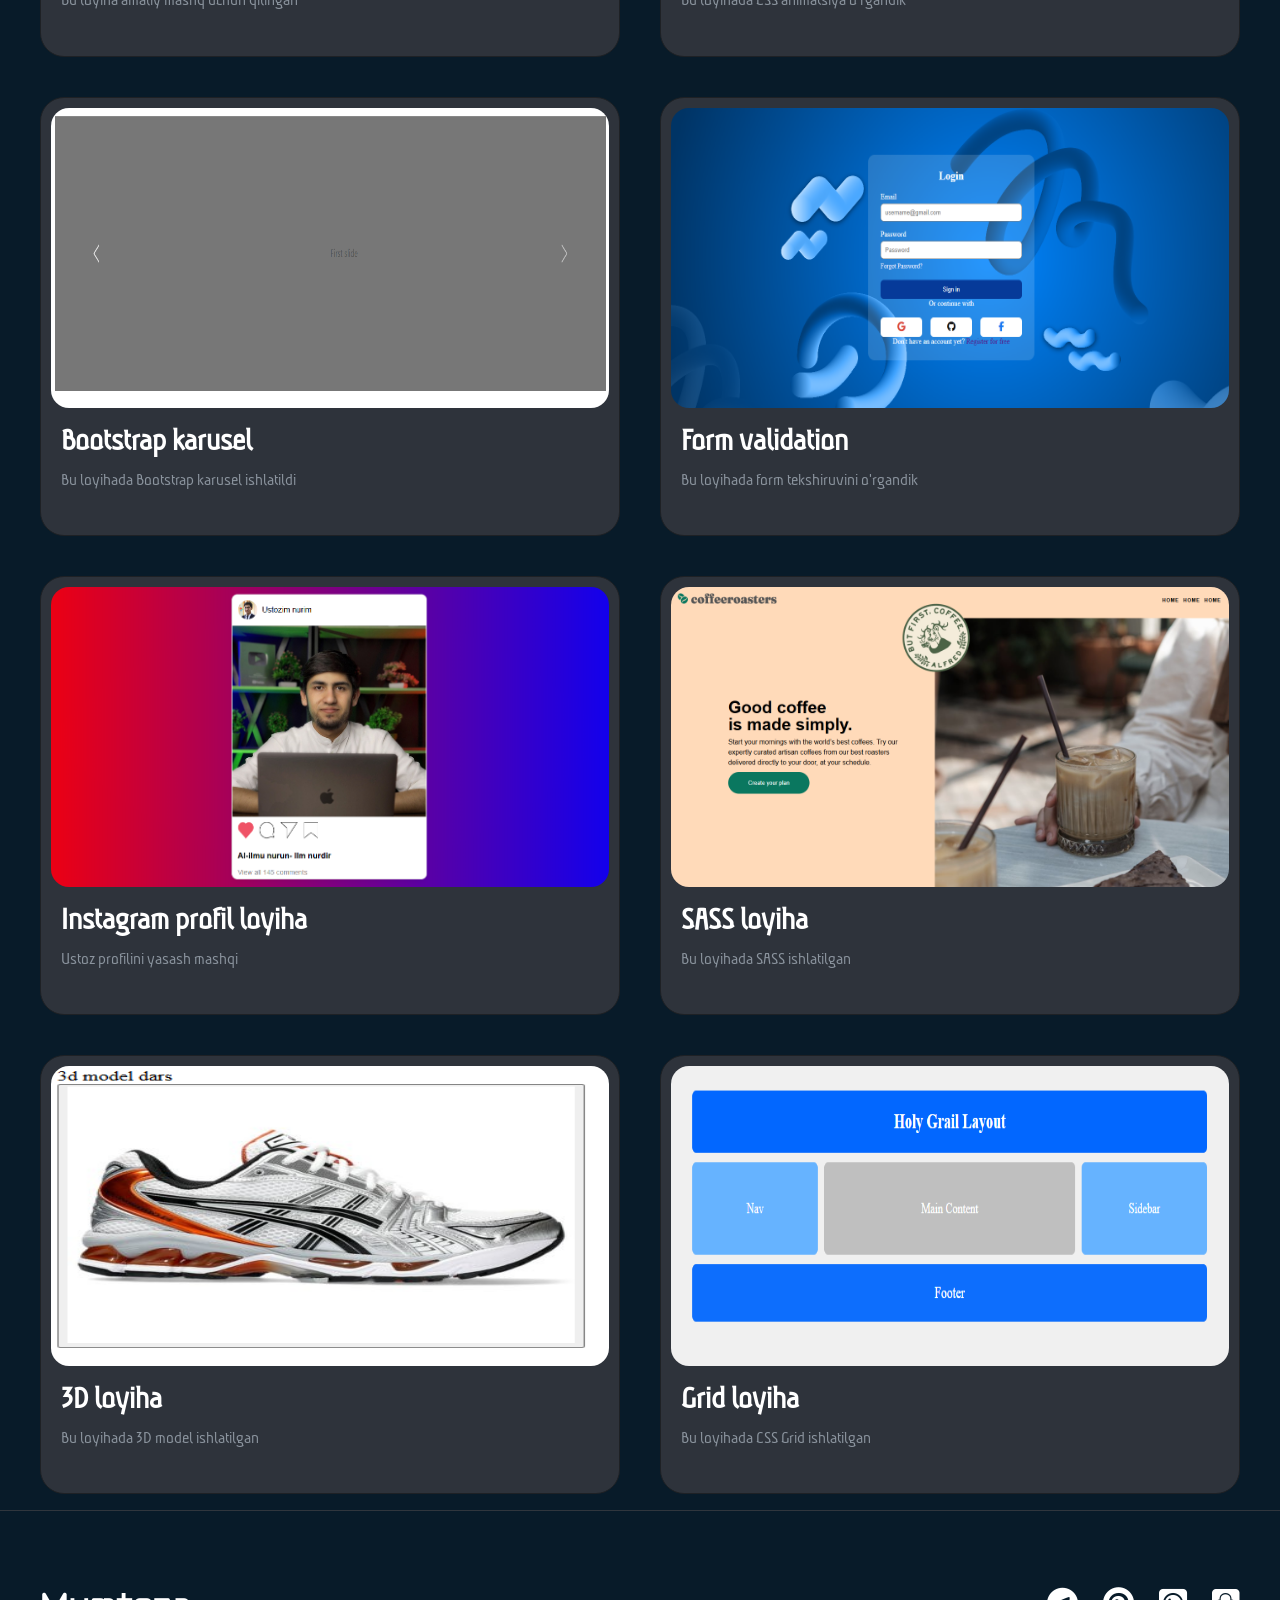
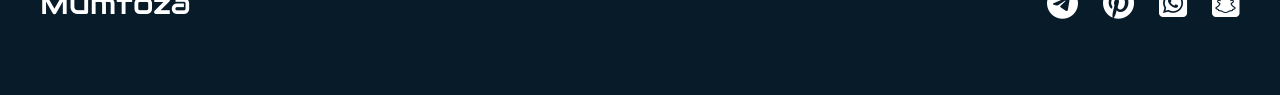
<file: myproject.html>
<!DOCTYPE html>
<html lang="en">
<head>
<meta charset="UTF-8">
<meta name="viewport" content="width=device-width, initial-scale=1.0">
<title>My projects</title>

<link rel="preconnect" href="https://fonts.googleapis.com">
<link rel="preconnect" href="https://fonts.gstatic.com" crossorigin>

<link href="https://fonts.googleapis.com/css2?family=Amarante&family=Aubrey&family=Audiowide&family=Quantico:wght@400;700&display=swap" rel="stylesheet">

<link rel="stylesheet" href="https://cdnjs.cloudflare.com/ajax/libs/font-awesome/6.7.2/css/all.min.css">

<!-- aos -->
<link href="https://unpkg.com/aos@2.3.4/dist/aos.css" rel="stylesheet">

<link rel="stylesheet" href="./myproject.css">
</head>

<body>

<header class="header">
<div class="container">
<div class="header-box">

<a class="logo" href="/" data-aos="fade-right">
Mumtoza
</a>

<nav class="navbar">
<ul class="navbar-list" data-aos="fade-left">

<li class="navbar-item">
<a class="navbar-link" href="./aboutme.html">Man haqimda</a>
</li>

<li class="navbar-item">
<a class="navbar-link" href="./familiy.html">Maning oilam</a>
</li>

<li class="navbar-item">
<a class="navbar-link" href="./myproject.html">Maning loyihalarim</a>
</li>

</ul>
</nav>

</div>
</div>
</header>

<main>

<section class="hero">

<div class="container">
 
<div class="box">

<h3 class="hsize" data-aos="fade-up">
Maning Loyihalarim
</h3>

<ul class="list">

<div class="card" data-aos="zoom-in">
<a class="project-link" href="https://playstation-omega.vercel.app/">
<img class="project-pic" src="./src/firsprojekt.png" width="550" height="300">
</a>
<strong class="strong">Cheked loyiham</strong>
<p class="gray-text">Bu loyihada bizlar checkboxni cheked qilishни o'rgandik</p>
</div>

<div class="card" data-aos="zoom-in">
<a class="project-link" href="https://popugay-sayt.vercel.app/">
<img class="project-pic" src="./src/sekondproject.png" width="550" height="300">
</a>
<strong class="strong">Parrot loyiha</strong>
<p class="gray-text">Bu loyihada parrotlar websaytini qildik</p>
</div>

<div class="card" data-aos="zoom-in">
<a class="project-link" href="https://tutorify-git-main-mumtozaa3-oss-projects.vercel.app/">
<img class="project-pic" src="./src/thirdproject.png" width="550" height="300">
</a>
<strong class="strong">Tutorify</strong>
<p class="gray-text">Bu loyiha rasm ustiga rasm qo'yishni o'rganish uchun edi</p>
</div>

<div class="card" data-aos="zoom-in">
<a class="project-link" href="https://carusel-vb77.vercel.app/">
<img class="project-pic" src="./src/fourproject.png" width="550" height="300">
</a>
<strong class="strong">KFC loyiha</strong>
<p class="gray-text">Bu loyihada KFC web saytini qildik</p>
</div>

<div class="card" data-aos="zoom-in">
<a class="project-link" href="https://apple-card-psi.vercel.app/">
<img class="project-pic" src="./src/5project.png" width="550" height="300">
</a>
<strong class="strong">Trafalgar</strong>
<p class="gray-text">Bu loyiha amaliy mashq uchun qilingan</p>
</div>

<div class="card" data-aos="zoom-in">
<a class="project-link" href="https://animated-steel.vercel.app/">
<img class="project-pic" src="./src/6project.png" width="550" height="300">
</a>
<strong class="strong">Telefon animatsiyasi</strong>
<p class="gray-text">Bu loyihada CSS animatsiya o'rgandik</p>
</div>

<div class="card" data-aos="zoom-in">
<a class="project-link" href="https://carusel-dusky.vercel.app/">
<img class="project-pic" src="./src/bootstrap carusel.png" width="550" height="300">
</a>
<strong class="strong">Bootstrap karusel</strong>
<p class="gray-text">Bu loyihada Bootstrap karusel ishlatildi</p>
</div>

<div class="card" data-aos="zoom-in">
<a class="project-link" href="https://bright-mandazi-8e2fb8.netlify.app/">
<img class="project-pic" src="./src/form validation.png" width="550" height="300">
</a>
<strong class="strong">Form validation</strong>
<p class="gray-text">Bu loyihada form tekshiruvini o'rgandik</p>
</div>

<div class="card" data-aos="zoom-in">
<a class="project-link" href="https://instagaram-post.vercel.app/">
<img class="project-pic" src="./src/ustozim nurim profil.png" width="550" height="300">
</a>
<strong class="strong">Instagram profil loyiha</strong>
<p class="gray-text">Ustoz profilini yasash mashqi</p>
</div>

<div class="card" data-aos="zoom-in">
<a class="project-link" href="https://grid-6h68.vercel.app/">
<img class="project-pic" src="./src/cofferense.png" width="550" height="300">
</a>
<strong class="strong">SASS loyiha</strong>
<p class="gray-text">Bu loyihada SASS ishlatilgan</p>
</div>

<div class="card" data-aos="zoom-in">
<a class="project-link" href="https://3d-model-blond.vercel.app/">
<img class="project-pic" src="./src/3D model dars.png" width="450" height="300">
</a>
<strong class="strong">3D loyiha</strong>
<p class="gray-text">Bu loyihada 3D model ishlatilgan</p>
</div>

<div class="card" data-aos="zoom-in">
<a class="project-link" href="https://grid-roan-ten.vercel.app/">
<img class="project-pic" src="./src/GRID.png" width="550" height="300">
</a>
<strong class="strong">Grid loyiha</strong>
<p class="gray-text">Bu loyihada CSS Grid ishlatilgan</p>
</div>

</ul>

</div>

</div>

</section>

</main>

<footer class="site-footer">

<div class="container">

<div class="footer-box" data-aos="fade-up">

<div class="footer-top-box">

<a class="footer-logo">Mumtoza</a>

<ul class="footer-list">

<li class="footer-item">
<a class="footer-link"><i class="fa-brands fa-telegram fa-2x"></i></a>
</li>

<li class="footer-item">
<a class="footer-link"><i class="fa-brands fa-pinterest fa-2x"></i></a>
</li>

<li class="footer-item">
<a class="footer-link"><i class="fa-brands fa-square-whatsapp fa-2x"></i></a>
</li>

<li class="footer-item">
<a class="footer-link"><i class="fa-brands fa-square-snapchat fa-2x"></i></a>
</li>

</ul>

</div>

</div>

</div>

</footer>


<script src="https://unpkg.com/aos@2.3.4/dist/aos.js"></script>

<script>
AOS.init({
duration:1200,
once:true
});
</script>

</body>
</html>
</file>
<file: style.css>
* {
  box-sizing: border-box;
}

body,html{
  scroll-behavior: smooth;
}
body {
  margin: 0;
  background-color: #081b29;
   color: #ededed;


}
.project-pic{
  margin-bottom: 10px;
}
img {
  display: block;
}

.container {
  width: 1240px;
  margin-inline: auto;
  padding-inline: 20px;
}

.hero {
background: #081b29;
padding-bottom: 50px;
}

.header-box {
display: flex;
justify-content: space-between;
align-items: center;
/* padding-block: 20px; */
}

header {
 position: sticky;
 top: 0;
 z-index: 1000;
 background-color: #081b29;
  box-shadow: 0 4px 10px rgba(0,0,0,0.1)
}

.logo {
text-decoration-line: none;
color: #ffffff;
font-family: "Audiowide";
font-size: 45px;
}

.navbar-list {
  color: #ffffff;
list-style-type: none;
display: flex;
gap: 50px;
padding: 0;
position: sticky;
}

.navbar-link {
text-decoration: none;
color: white;
font-family: "Quantico";
font-size: 16px;
/* border: 1px solid white; */
/* border-radius: 10px; */
padding: 10px 20px;
}

.navbar-link:hover {
/* background-color: rgb(255, 255, 255); */
transition: 0.3s;
color: #0ef;
}

.myfam {
border-radius: 100px;
box-shadow: 10px 10px 100px #6b6b83;
}

.box-two {
display: flex;
align-items: center;
justify-content: space-between;
height: 72vh;
border-radius: 53px;
}

.box-child {
width: 500px;
}

.hsize {
color: white;
font-family: "Aubrey";
font-size: 70px;
font-weight: 800px;
margin-block: 0;
}

.intro-about-myself {
color: #cbd5e1;
font-family: "Aubrey";
font-size: 30px;
margin-block: 0;
padding-block: 20px;
}

.more-bout-me {
text-decoration-line: none;
color: #ffffff;
border-radius: 5px;
background: linear-gradient(90deg, #6366f1, #a855f7);
/* background-color: #fff; */
padding: 10px 35px;
font-family: "Aubrey";
font-size: 25px;
}

.myself-wrapper {
  position: relative;
  display: inline-block;
  padding: 15px;
  background: linear-gradient(135deg, #38bdf8, #ec4899);
  border-radius: 40% 60% 70% 30% / 40% 50% 60% 50%;
}

.more-bout-me:hover {
  box-shadow: 0 0 20px rgba(168, 85, 247, 0.6);
  transform: translateY(-2px);
}

.myself {
/* border-radius: 10px; */
border-radius: inherit;
  width: 400px;
  height: 400px;
  object-fit: cover;
  transition: 1s;
}

.myself:hover {
transform: scale(1.06);
transition: 1.05s;
}

.box-three {
display: flex;
justify-content: space-between;
align-items: center;
margin-block: 200px;
}

.box-child-two {
width: 400px;
}

.hsize-two {
font-family: "Aubrey";
font-size: 70px;
}

.myfam {
  object-fit: cover;
}

.intro-about-myfam {
font-family: "Aubrey";
font-weight: 100px;
font-size: 30px;
}

.more-bout-myfam {
text-decoration-line: none;
color: white;
background: linear-gradient(90deg, #6366f1, #a855f7);
padding: 10px 25px;
border-radius: 10px;
font-family: "Aubrey";
font-weight: 50px;
font-size: 20px;
}

.more-bout-myfam:hover {
  box-shadow: 0 0 20px rgba(168, 85, 247, 0.6);
  transform: translateY(-2px);
}


.hsize-three {
font-family: "Aubrey";
font-size: 70px;
margin-left: 350px;
color: #ffffff;
}

.list {
padding: 0;
display: flex;
flex-wrap: wrap;
justify-content: space-between;
}

.card {
border: 1px solid gray;
margin-block: 20px;
border-radius: 20px;
width: 570px;
height: 400px;
}

.strong {
font-family: "Aubrey";
font-size: 30px;
/* margin-top: 30px; */
padding-left: 10px;
}

.gray-text {
font-family: "Aubrey";
font-size: 20px;
padding-left: 10px;
}

.more-bout-my-projects {
text-decoration-line: none;
background: linear-gradient(270deg, #6366f1, #a855f7);
color: white;
padding: 15px 50px;
border-radius: 10px;
font-family: "Aubrey";
font-size: 30px;
font-weight: 50px;
margin-left: 490px;
}

.more-bout-my-projects:hover {
  box-shadow: 0 0 20px rgba(168, 85, 247, 0.6);
  transform: translateY(-2px);
}


.project-pic {
margin-left: 10px;
margin-top: 10px;
border-radius: 30px;
}


.site-footer {
  background-color: #081b29;
  padding-bottom: 40px;
  }
  
.footer-top-box {
    display: flex;
    justify-content: space-between;
    align-items: center;
    margin-top: 200px;
}
    
    .footer-logo {
    text-decoration-line: none;
    font-family: "Audiowide";
    font-size: 35px;
    color: #ffffff;
    }
    
    .footer-list {
    list-style-type: none;
    display: flex;
    gap: 15px;
    margin: 0;
    padding: 0;
    }

.footer-list-two {
display: flex;
justify-content: space-between;
list-style-type: none;
} 

.link {
text-decoration-line: none;
font-weight: 500;
font-family: "Quantico";

}

#loader{
position: fixed;
top:0;
left:0;
width:100%;
height:100vh;
background:black;
color:white;
display:flex;
align-items:center;
justify-content:center;
font-size:30px;
z-index:1000;
}

.hacker-text{
color:#ffffff;
font-size:28px;
font-family: "Courier New", monospace;
/* text-align:center; */
/* margin-top:120px; */
text-shadow:
0 0 5px #0099ff,
0 0 10px #0099ff,
0 0 20px #0099ff,
0 0 40px #0099ff;
animation: hackerGlow 2s infinite alternate;
}

@keyframes hackerGlow{

from{
text-shadow:
0 0 5px #0099ff,
0 0 10px #0099ff;
}

to{
text-shadow:
0 0 20px #0099ff,
0 0 40px #0099ff,
0 0 60px #0099ff;
}

}

.footer-list i:hover {
  color: #0ef;
}

.footer-list i {
  color: white;
  transition: 0.3s;
}
</file>
<file: aboutme.css>
* {
box-sizing: border-box;
}

body,html{
  scroll-behavior: smooth;
}

body {
margin: 0;
background-color:#081b29 ;
color: white; 
}

img {
display: block;
}

.container {
width: 1240px;
margin-inline: auto;
padding-inline: 20px;
}

.section-one {
/* background-image: url("./src/formyself.png"); */
background-color: #081b29; 
/* background-repeat: no-repeat;
background-size: cover; */
padding-bottom: 170px;
}

.header{
  position: sticky;
  top: 0;
  z-index: 1000;
  background: #081b29;
  /* box-shadow: 0 4px 15px rgba(0,0,0,0.5); */
  border-bottom: 1px solid #1f2937;
}

.header-box {
  display: flex;
  justify-content: space-between;
  align-items: center;
  padding-block: 20px;
  }
  
  .logo {
  text-decoration-line: none;
  color: rgb(255, 255, 255);
  font-family: "Audiowide";
  font-size: 50px;
  }
  
  .navbar-list {
  list-style-type: none;
  display: flex;
  gap: 50px;
  padding: 0;
  }
  
  .navbar-link {
  text-decoration-line: none;
  color: white;
  font-family: "Quantico";
  font-size: 18px;
  /* border: 1px solid rgba(255,255,255,0.3); */
  border-radius: 10px;
  padding: 8px 18px;
  transition: 0.4s;
  }
  
  .navbar-link:hover {
    color: #0ef;
  /* background-color: transparent; */
  /* border-color: #4ade80; */
  /* box-shadow: 0 0 15px rgba(74, 175, 222, 0.4); */
  /* color: #ffffff; */
  }


.bout-me-div {
width: 700px;
text-align: center;
margin-left: 300px;
margin-top: 100px;
}

.bout-me {
font-family: "Merienda";
color: #fff;
font-size: 28px;
line-height: 1.5;
}

.my-hobby {
display: flex;
justify-content: space-between;
align-items: center;
}

.desc-of-me-hobby-div {
width: 500px;
}

.desc-of-me-hobby-text {
font-family: "Merienda";
font-size: 30px;
color: #f8f8f8;
}

.desc-of-me-hobby-text-other {
font-family: "Merienda";
font-size: 30px;
color: #fcfcfc;
text-align: center;
width: 400px;
margin-left: 30px;
}

img {
margin-top: 100px;
border-radius: 15px;
box-shadow: 0 0 50px rgba(168, 85, 247, 0.4); 
transition: 0.5s;
}

img:hover {
transform: scale(1.05);
box-shadow: 0 0 80px rgba(56, 189, 248, 0.5);
}

/* .site-footer {
  background-image: url("./src/footer.png");
  } */
  
  .footer-top-box {
    display: flex;
    justify-content: space-between;
    align-items: center;
    margin-top: 200px;
    }
    
    .footer-logo {
    text-decoration-line: none;
    font-family: "Audiowide";
    font-size: 35px;
    }
    
    .footer-list {
    list-style-type: none;
    text-decoration-line: none;
    display: flex;
    color: #f3f3f3;
    font-family: "Audiowide";
    gap: 15px;
    margin: 0;
    padding: 0;
    }

.footer-list-two {
display: flex;
justify-content: space-between;
list-style-type: none;
} 

.footer-list i {
  color: white;
  transition: 0.3s;
}

.footer-list i:hover {
  color: #0ef;
}

.link {
text-decoration-line: none;
font-weight: 500;
font-family: "Quantico";
}
</file>
<file: familiy.css>
* {
box-sizing: border-box;
}

body,html{
  scroll-behavior: smooth;
}

body {
margin: 0;
background: radial-gradient(circle at top right, #1e1b4b,#081b29  50%),
radial-gradient(circle at bottom left, #4c1d95, #081b29 50%);
background-attachment: fixed;
color: #ffffff;
font-family: 'Quantico', sans-serif;
}

img {
display: block;
}

.container {
width: 1240px;
margin-inline: auto;
padding-inline: 20px;
}

.section {
/* background-image: url("./src/bacround\ family.png"); */
background-repeat: no-repeat;
background-size: cover;
padding-bottom: 100px;
}

.header-box {
  display: flex;
  justify-content: space-between;
  align-items: center;
  padding-block: 20px;
  }

  
  .logo {
  text-decoration-line: none;
  color: #ffffff;
  font-family: "Audiowide";
  font-size: 45px;
  /* text-shadow: 0 0 10px rgba(74, 222, 128, 0.5); */
  }
  
  .navbar-list {
  list-style: none;
  display: flex;
  gap: 30px;
  }
  
  .navbar-link {
  text-decoration: none;
  color: rgba(255, 255, 255, 0.8);
  font-family: "Quantico";
  font-size: 18px;
  border: 1px solid white;
  border-radius: 30px;
  padding: 10px 20px;
  border: 1px solid transparent;
  }
  
  .navbar-link:hover {
  color: #0ef;
  /* background-color: #4ade80;
  background: rgba(74, 222, 128, 0.05); */
  }


.myfam-info {
background: rgba(255, 255, 255, 0.03);
  backdrop-filter: blur(10px); 
  border: 1px solid rgba(255, 255, 255, 0.1);
  border-radius: 30px;
  padding: 40px;
  width: 800px;
  margin: 80px auto;
  text-align: center;
  font-size: 28px;
  line-height: 1.6;
}

.family-sticker {
margin-left: 350px;
}



.box {
margin-top: 150px;
}

.family-member-card {
display: flex;
align-items: center;
gap: 60px;
background: rgba(255, 255, 255, 0.02);
  margin-block: 50px;
  padding: 40px;
  border-radius: 40px;
  border-left: 5px solid #0ef;
}

.family-member-desc {
width: 450px;
}

.strong {
font-family: "Aubrey";
font-size: 60px;
color: #0ef;
margin-bottom: 15px;
display: block;
}

.description {
font-family: "Aubrey";
font-size: 40px;
color: #cbd5e1;
}


.album-text {
font-family: "Aubrey";
font-size: 65px;
text-align: center;
margin-block: 100px 50px;
background: linear-gradient(to right, #8475da, #38bdf8);
  background-clip: text;
  -webkit-background-clip: text; 
  -webkit-text-fill-color: transparent;
}

.photo-list {
display: grid;
grid-template-columns: repeat(auto-fit, minmax(300px, 1fr));
gap: 30px;
padding: 0;
}

.family-album {
margin: 0;
}

.fam-pic {
  width: 100%;
  height: 467px;
  object-fit: cover;
border-radius: 35px;
filter: grayscale(30%);
transition: 0.5s cubic-bezier(0.175, 0.885, 0.32, 1.275);
  border: 2px solid rgba(255, 255, 255, 0.1);
}

.fam-pic:hover {
filter: grayscale(0%);
transform: scale(1.03) rotate(1deg);
border-color: #0ef;
box-shadow: 0 15px 30px rgba(0, 0, 0, 0.5);
}

/* .site-footer {
background-image: url("./src/footer.png");
} */

.footer-top-box {
  display: flex;
  justify-content: space-between;
  align-items: center;
  margin-top: 150px;
  padding: 40px 0;
  /* border-top:1px dashed rgba(255, 255, 255, 0.2) ; */
  }
  
  .footer-logo {
  text-decoration: none;
  font-family: "Audiowide";
  font-size: 30px;
  color: #ffffff;
  }
  
.footer-list {
  list-style: none;
  display: flex;
  gap: 15px;
  }

  .footer-list-two {
display: flex;
justify-content: space-between;
list-style-type: none;
} 

.footer-list i {
  color: #ffffff;
  font-size: 24px;
  transition: 0.3s;
}

.footer-list i:hover {
  color: #0ef;
  transform: translateY(-5px);
}

.link {
text-decoration-line: none;
font-weight: 500;
font-family: "Quantico";
}
</file>
<file: myproject.css>
* {
  box-sizing: border-box;
}

body,html{
  scroll-behavior: smooth;
}

body {
  margin: 0;
  background-color: #081b29;
  color: #ffffff;
}

img {
  display: block;
}

.container {
  width: 1240px;
  margin-inline: auto;
  padding-inline: 20px;
}


.header {
  position: sticky;
  top: 0;
  z-index: 1000;
  background: #081b29;
  backdrop-filter: blur(15px);
  border-bottom: 1px solid rgba(255, 255, 255, 0.1);
  padding-block: 10px;
}

.header-box {
  display: flex;
  justify-content: space-between;
  align-items: center;
}

.logo {
  text-decoration: none;
  color: #ffffff; 
  font-family: "Audiowide";
  font-size: 40px;
  letter-spacing: -2px;
}

.navbar-list {
  list-style: none;
  display: flex;
  gap: 30px;
  padding: 0;
}

.navbar-link {
  text-decoration: none;
  color: rgb(255, 255, 255);
  font-family: "Quantico";
  font-size: 16px;
  font-weight: 700;
  text-transform: uppercase;
  transition: 0.3s;
}

.navbar-link:hover {
  color: #0ef;
  /* text-shadow: 0 0 10px rgba(74, 222, 128, 0.5); */
}


.hsize {
  font-family: "Aubrey";
  font-size: 60px;
  text-align: center;
  margin-block: 80px 40px;
  background: linear-gradient(to right, #0ef, #38bdf8);
  background-clip: text; 
  -webkit-background-clip: text; 
  -webkit-text-fill-color: transparent;
}

.list {
  padding: 0;
  display: grid;
  grid-template-columns: repeat(2, 1fr);
  gap: 40px;
}

.card {
  background: #2e333b;
  border: 1px solid #1e2125;
  border-radius: 24px;
  overflow: hidden; 
  transition: 0.4s ease;
  height: auto;
  padding-bottom: 25px;
}

.card:hover {
  transform: translateY(-10px);
  border-color: #0ef;
  box-shadow: 0 20px 40px rgba(0, 0, 0, 0.4);
}

.project-pic {
  width: calc(100% - 20px);
  margin: 10px auto;
  border-radius: 18px;
  transition: 0.5s;
}

.card:hover .project-pic {
  transform: scale(1.02);
}

.strong {
  display: block;
  font-family: "Aubrey";
  font-size: 32px;
  color: #ffffff;
  padding-left: 20px;
  margin-top: 15px;
}

.gray-text {
  font-family: "Aubrey";
  font-size: 18px;
  color: #8b949e;
  padding-inline: 20px;
  margin-top: 10px;
  line-height: 1.4;
}

.more-bout-my-projects {
  display: block;
  width: fit-content;
  text-decoration: none;
  background: linear-gradient(90deg, #6366f1, #a855f7);
  color: white;
  padding: 18px 60px;
  border-radius: 50px;
  font-family: "Quantico";
  font-size: 22px;
  font-weight: bold;
  margin: 60px auto;
  transition: 0.4s;
}

.more-bout-my-projects:hover {
  box-shadow: 0 0 30px rgba(168, 85, 247, 0.6);
  transform: scale(1.05);
}

.site-footer {
  background-color: #081b29;
  border-top: 1px solid #30363d;
  padding-block: 60px;
}

.footer-top-box {
  display: flex;
  justify-content: space-between;
  align-items: center;
}

.footer-logo {
  text-decoration: none;
  font-family: "Audiowide";
  font-size: 30px;
  color: #ffffff;
}

.footer-list {
  list-style: none;
  display: flex;
  gap: 25px;
  transition: 0.3s;
}

.footer-list i :hover {
  color: #0ef;
}

.link {
  text-decoration: none;
  color: #8b949e;
  font-family: "Quantico";
  font-size: 14px;
  transition: 0.3s;
}

.link:hover {
  color: #ffffff;
}
</file>
